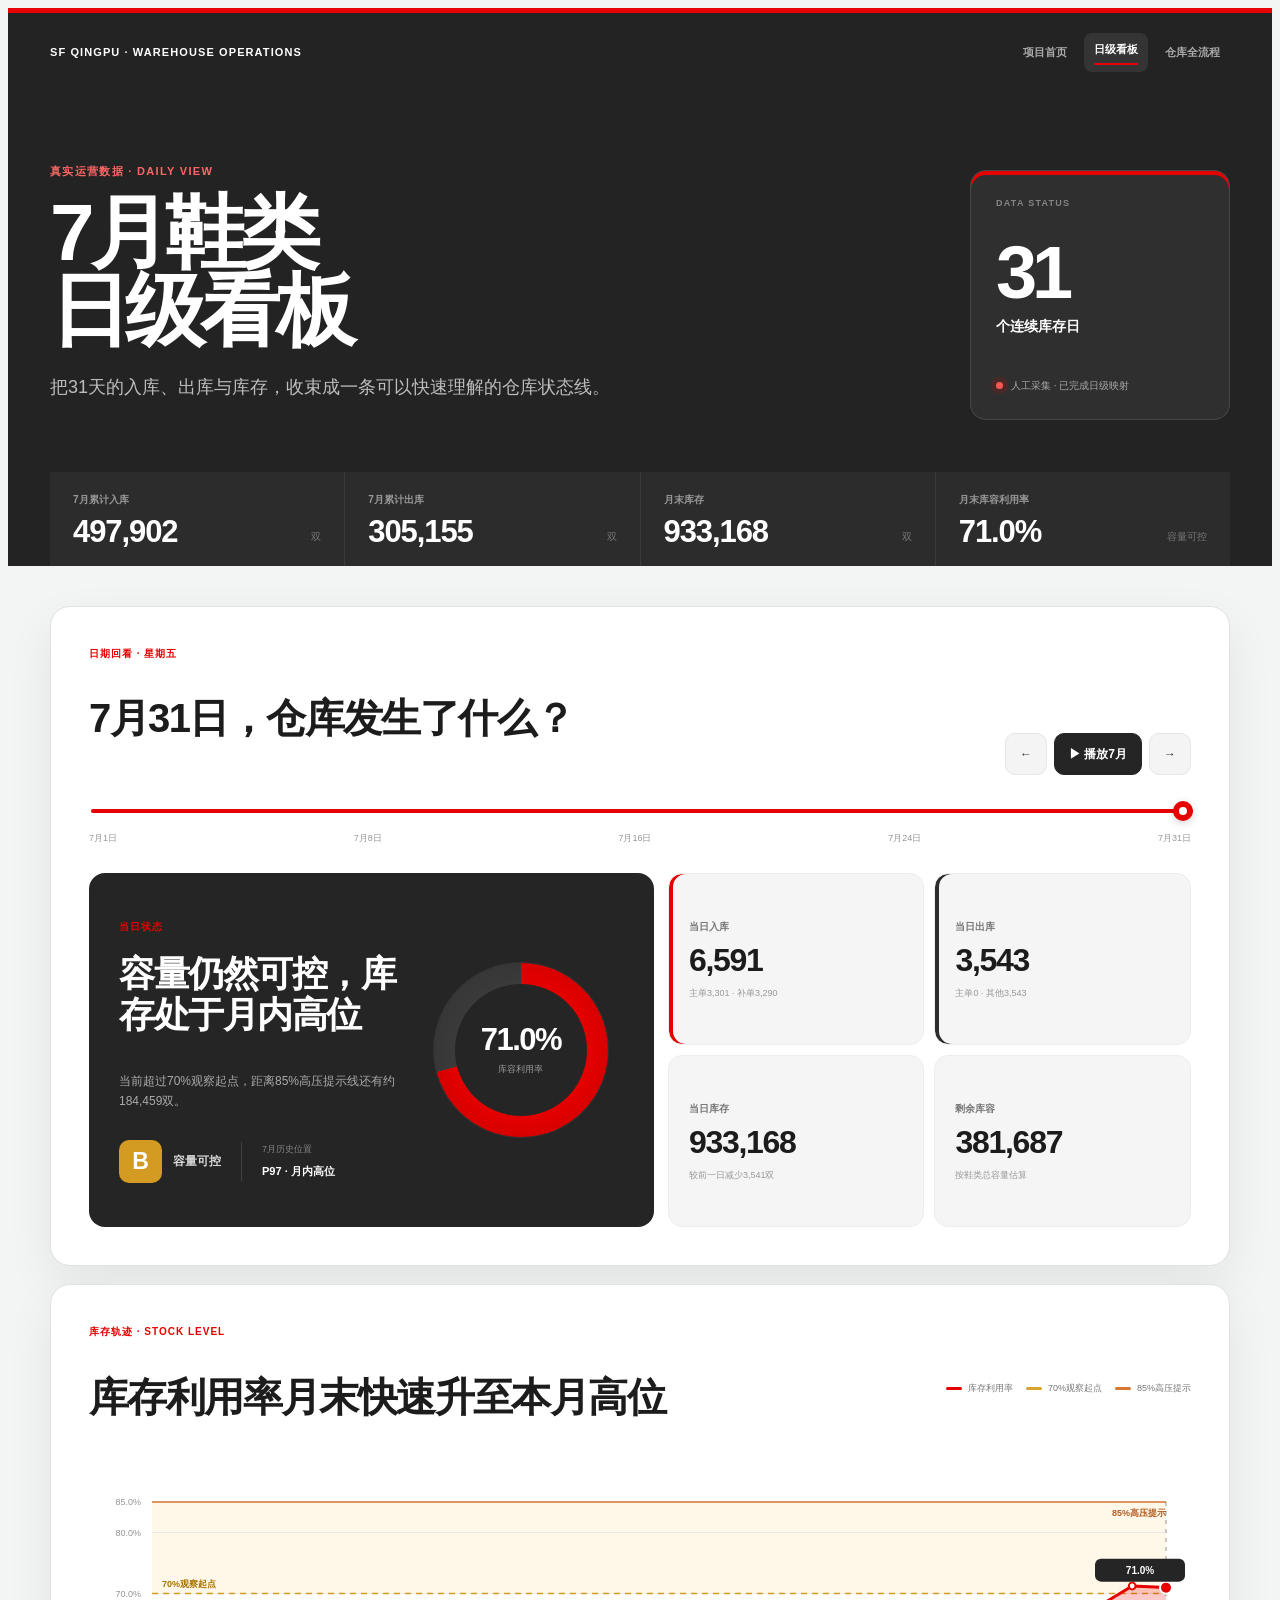
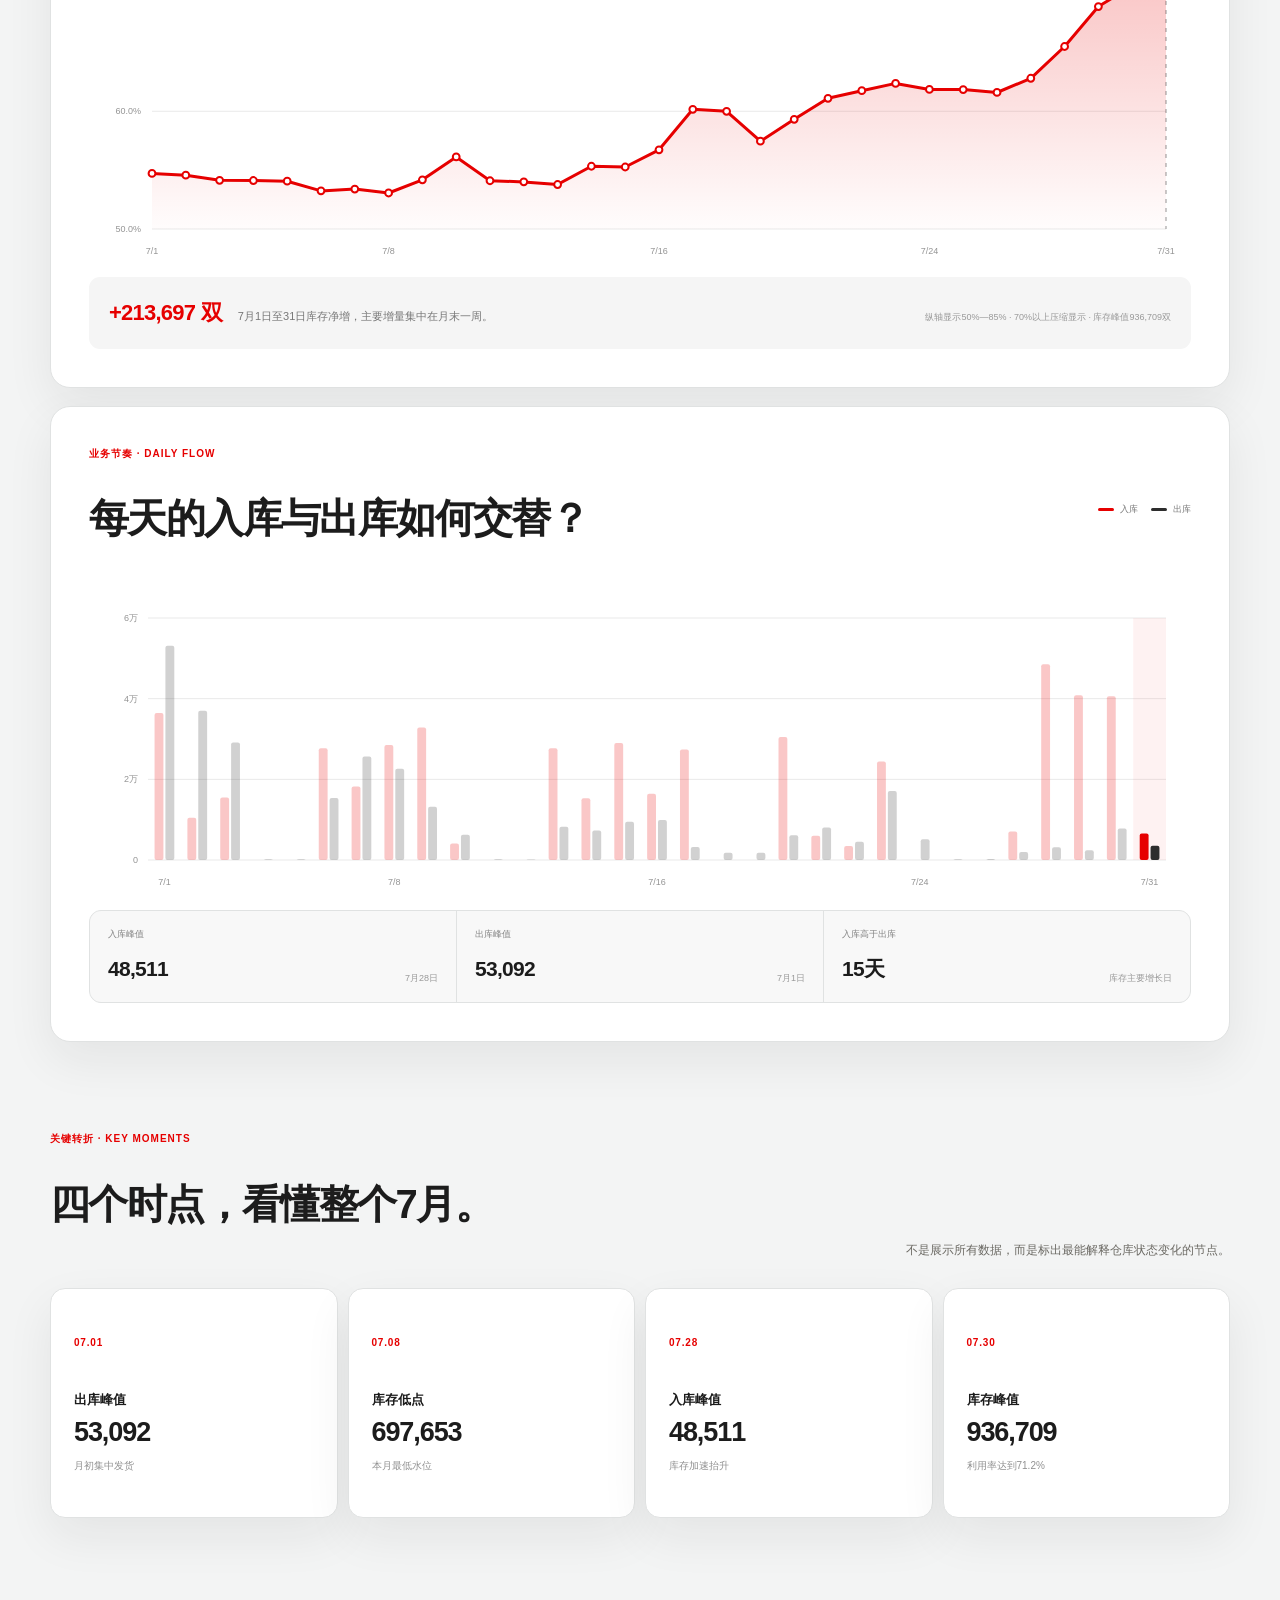
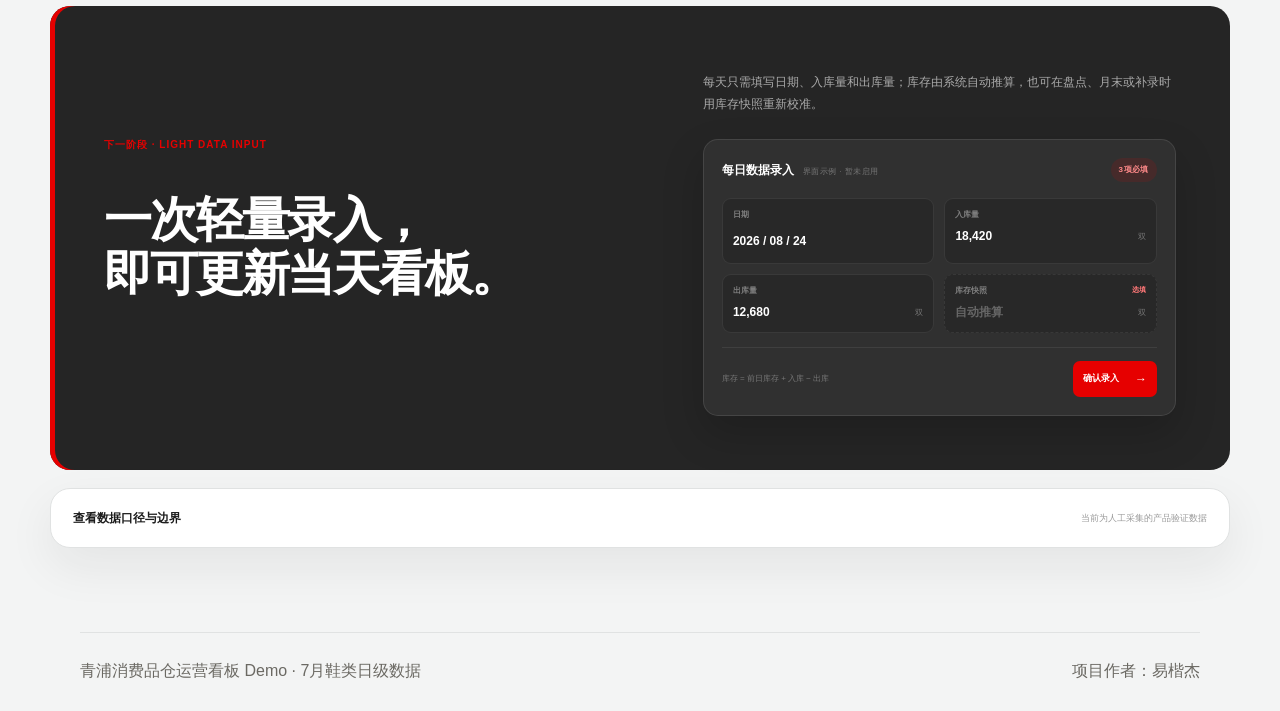
<file: dashboard.html>
<!DOCTYPE html>
<html lang="zh-CN">
<head>
  <meta charset="UTF-8">
  <meta name="viewport" content="width=device-width, initial-scale=1.0">
  <meta name="description" content="青浦消费品仓2026年7月鞋类日级进出存看板。">
  <title>7月鞋类日级看板｜青浦消费品仓运营看板 Demo</title>
  <link rel="stylesheet" href="site.css?v=20260824-3">
  <link rel="stylesheet" href="dashboard.css">
</head>
<body class="dashboard-page">
  <header class="dashboard-header">
    <div class="dashboard-shell">
      <nav class="dashboard-nav" aria-label="项目导航">
        <a class="nav-brand" href="index.html">SF QINGPU · WAREHOUSE OPERATIONS</a>
        <div class="global-nav-links">
          <a href="index.html">项目首页</a>
          <a class="active" href="dashboard.html">日级看板</a>
          <a href="operations.html">仓库全流程</a>
        </div>
      </nav>

      <div class="dashboard-hero">
        <div>
          <div class="dashboard-kicker">真实运营数据 · DAILY VIEW</div>
          <h1>7月鞋类<br>日级看板</h1>
          <p>把31天的入库、出库与库存，收束成一条可以快速理解的仓库状态线。</p>
        </div>
        <aside class="data-stamp" aria-label="数据状态">
          <span>DATA STATUS</span>
          <strong>31</strong>
          <b>个连续库存日</b>
          <div><i></i>人工采集 · 已完成日级映射</div>
        </aside>
      </div>

      <div class="month-strip" aria-label="7月核心指标">
        <div><span>7月累计入库</span><strong id="month-inbound">497,902</strong><small>双</small></div>
        <div><span>7月累计出库</span><strong id="month-outbound">305,155</strong><small>双</small></div>
        <div><span>月末库存</span><strong id="month-ending-stock">933,168</strong><small>双</small></div>
        <div><span>月末库容利用率</span><strong id="month-ending-utilization">71.0%</strong><small>容量可控</small></div>
      </div>
    </div>
  </header>

  <main class="dashboard-main">
    <section class="day-console" aria-labelledby="day-console-title">
      <div class="console-heading">
        <div>
          <div class="dashboard-label">日期回看 · <span id="selected-weekday">星期五</span></div>
          <h2 id="day-console-title"><span id="selected-date">7月31日</span>，仓库发生了什么？</h2>
        </div>
        <div class="timeline-controls">
          <button type="button" id="previous-day" aria-label="查看前一天">←</button>
          <button type="button" id="play-timeline"><span>▶</span> 播放7月</button>
          <button type="button" id="next-day" aria-label="查看后一天">→</button>
        </div>
      </div>

      <input id="date-slider" class="date-slider" type="range" min="0" max="30" value="30" aria-label="选择7月日期">
      <div class="slider-labels" aria-hidden="true"><span>7月1日</span><span>7月8日</span><span>7月16日</span><span>7月24日</span><span>7月31日</span></div>

      <div class="day-summary-grid">
        <article class="state-card" id="state-card">
          <div class="state-copy">
            <div class="dashboard-label">当日状态</div>
            <h3 id="state-headline">容量可控，库存处于月内高位</h3>
            <p id="state-description">当前超过70%观察起点，但距离85%高压提示线仍有明显空间。</p>
            <div class="state-context">
              <div class="state-grade"><strong id="state-grade">B</strong><span id="state-grade-label">容量可控</span></div>
              <div class="history-position"><span>7月历史位置</span><strong id="history-position">P97 · 月内高位</strong></div>
            </div>
          </div>
          <div class="utilization-gauge" id="utilization-gauge" style="--gauge-value:71%">
            <div><strong id="selected-utilization">71.0%</strong><span>库容利用率</span></div>
          </div>
        </article>

        <div class="flow-cards">
          <article class="flow-card inbound">
            <span>当日入库</span>
            <strong id="selected-inbound">6,591</strong>
            <small id="selected-inbound-note">主单3,301 · 补单3,290</small>
          </article>
          <article class="flow-card outbound">
            <span>当日出库</span>
            <strong id="selected-outbound">3,543</strong>
            <small id="selected-outbound-note">主单0 · 其他3,543</small>
          </article>
          <article class="flow-card stock">
            <span>当日库存</span>
            <strong id="selected-stock">933,168</strong>
            <small id="selected-stock-note">较前一日减少3,541双</small>
          </article>
          <article class="flow-card remaining">
            <span>剩余库容</span>
            <strong id="selected-remaining">381,687</strong>
            <small>按鞋类总容量估算</small>
          </article>
        </div>
      </div>
    </section>

    <section class="chart-card stock-chart-card" aria-labelledby="stock-chart-title">
      <div class="chart-heading">
        <div><div class="dashboard-label">库存轨迹 · STOCK LEVEL</div><h2 id="stock-chart-title">库存利用率月末快速升至本月高位</h2></div>
        <div class="chart-legend"><span class="legend-stock">库存利用率</span><span class="legend-watch">70%观察起点</span><span class="legend-warning">85%高压提示</span></div>
      </div>
      <div class="chart-frame"><svg id="stock-chart" role="img" aria-label="7月每日鞋类库存趋势图"></svg></div>
      <div class="chart-reading"><strong id="stock-story-number">+213,697 双</strong><span id="stock-story-copy">7月1日至31日库存净增，主要增量集中在月末一周。</span><small>纵轴显示50%—85% · 70%以上压缩显示 · 库存峰值936,709双</small></div>
    </section>

    <section class="chart-card flow-chart-card" aria-labelledby="flow-chart-title">
      <div class="chart-heading">
        <div><div class="dashboard-label">业务节奏 · DAILY FLOW</div><h2 id="flow-chart-title">每天的入库与出库如何交替？</h2></div>
        <div class="chart-legend"><span class="legend-inbound">入库</span><span class="legend-outbound">出库</span></div>
      </div>
      <div class="chart-frame compact"><svg id="flow-chart" role="img" aria-label="7月每日鞋类入库与出库对比图"></svg></div>
      <div class="flow-insight-row">
        <div><span>入库峰值</span><strong>48,511</strong><small>7月28日</small></div>
        <div><span>出库峰值</span><strong>53,092</strong><small>7月1日</small></div>
        <div><span>入库高于出库</span><strong>15天</strong><small>库存主要增长日</small></div>
      </div>
    </section>

    <section class="milestone-section" aria-labelledby="milestone-title">
      <div class="milestone-heading"><div><div class="dashboard-label">关键转折 · KEY MOMENTS</div><h2 id="milestone-title">四个时点，看懂整个7月。</h2></div><p>不是展示所有数据，而是标出最能解释仓库状态变化的节点。</p></div>
      <div class="milestone-grid">
        <button type="button" data-day-index="0"><span>07.01</span><b>出库峰值</b><strong>53,092</strong><small>月初集中发货</small></button>
        <button type="button" data-day-index="7"><span>07.08</span><b>库存低点</b><strong>697,653</strong><small>本月最低水位</small></button>
        <button type="button" data-day-index="27"><span>07.28</span><b>入库峰值</b><strong>48,511</strong><small>库存加速抬升</small></button>
        <button type="button" data-day-index="29"><span>07.30</span><b>库存峰值</b><strong>936,709</strong><small>利用率达到71.2%</small></button>
      </div>
    </section>

    <section class="data-update-bridge" aria-labelledby="data-update-title">
      <div>
        <div class="dashboard-label">下一阶段 · LIGHT DATA INPUT</div>
        <h2 id="data-update-title">一次轻量录入，<br>即可更新当天看板。</h2>
      </div>
      <div class="data-update-copy">
        <p>每天只需填写日期、入库量和出库量；库存由系统自动推算，也可在盘点、月末或补录时用库存快照重新校准。</p>
        <div class="entry-demo" aria-label="未来每日数据录入界面示例">
          <div class="entry-demo-head">
            <div><span>每日数据录入</span><small>界面示例 · 暂未启用</small></div>
            <b>3项必填</b>
          </div>
          <div class="entry-demo-grid">
            <label><span>日期</span><input type="text" value="2026 / 08 / 24" readonly tabindex="-1"></label>
            <label><span>入库量</span><div class="entry-input"><input type="text" value="18,420" readonly tabindex="-1"><i>双</i></div></label>
            <label><span>出库量</span><div class="entry-input"><input type="text" value="12,680" readonly tabindex="-1"><i>双</i></div></label>
            <label class="optional-field"><span>库存快照 <em>选填</em></span><div class="entry-input"><input type="text" placeholder="自动推算" readonly tabindex="-1"><i>双</i></div></label>
          </div>
          <div class="entry-demo-foot">
            <span>库存 = 前日库存 + 入库 − 出库</span>
            <div>确认录入 <b>→</b></div>
          </div>
        </div>
      </div>
    </section>

    <details class="data-basis">
      <summary>查看数据口径与边界 <span>当前为人工采集的产品验证数据</span></summary>
      <div>
        <p><b>入库</b>：主单与补单EDI数量；未出现的日期暂按0显示。</p>
        <p><b>出库</b>：主单鞋出库与补单鞋出库总和。</p>
        <p><b>库存</b>：主补单鞋类每日库存快照；鞋类数量统一按1件=1双展示。</p>
        <p><b>压力区间</b>：70%为观察起点、85%为高压提示线、100%为容量上限；前两项为Demo暂定规则，并非仓库正式SOP。</p>
        <p><b>边界</b>：当前数据未直接接入WMS，页面用于验证日级看板体验，不代表正式履约承诺。</p>
        <p><b>更新逻辑</b>：库存可由上一日库存与当日进出库推算；漏更时可回到对应日期补录，或以任一日期的库存快照重新校准后续水位。</p>
      </div>
    </details>
  </main>

  <footer class="dashboard-footer">
    <p>青浦消费品仓运营看板 Demo · 7月鞋类日级数据</p>
    <p>项目作者：易楷杰</p>
  </footer>

  <script src="data/july-shoes.js"></script>
  <script src="dashboard.js?v=20260824-2"></script>
</body>
</html>
</file>
<file: site.css>
:root {
  --primary: #e60000 !important;
  --green: #68706b !important;
  --orange: #d97832 !important;
  --red: #e60000 !important;
  --purple: #665f59;
  --bg: #f3f4f4 !important;
  --card: #ffffff !important;
  --text: #1c1c1c !important;
  --muted: #6b6963 !important;
  --border: #e0e2e2 !important;
  --hero: #232323;
  --hero-soft: #2c2c2c;
  --soft-green: #fff0f0;
  --soft-amber: #f7eee8;
  --sf-red: #e60000;
  --shadow: 0 18px 48px rgba(30, 35, 33, .07);
}

html { scroll-behavior: smooth; }

body {
  min-height: 100vh;
  background:
    radial-gradient(circle at 8% 0%, rgba(230, 0, 0, .05), transparent 28%),
    var(--bg) !important;
  color: var(--text) !important;
  font-family: Arial, "PingFang SC", "Microsoft YaHei", sans-serif !important;
  line-height: 1.7 !important;
}

a, button { -webkit-tap-highlight-color: transparent; }
a:focus-visible { outline: 3px solid rgba(230, 0, 0, .22); outline-offset: 3px; }

header {
  position: relative;
  overflow: hidden;
  background: var(--hero) !important;
  color: #fff;
  text-align: left !important;
}
header::before { position: absolute; inset: 0 0 auto; content: ""; height: 5px; background: var(--sf-red); }

.home-page header { padding: 0 !important; }
.hero-shell { width: min(1120px, calc(100% - 40px)); margin: 0 auto; padding: 24px 0 0; }
.hero-top { display: flex; align-items: center; justify-content: space-between; gap: 20px; }
.hero-brand { color: #ff6666; font-size: 12px; font-weight: 800; letter-spacing: .12em; text-transform: uppercase; }
.nav-brand { color: #fff; font-size: 11px; font-weight: 850; letter-spacing: .1em; text-decoration: none; }
.global-nav-links { display: flex; align-items: center; gap: 7px; }
.global-nav-links a { padding: 7px 10px; color: #aaa; border-radius: 8px; font-size: 11px; font-weight: 750; text-decoration: none; }
.global-nav-links a:hover, .global-nav-links a.active { color: #fff; background: rgba(255,255,255,.08); }
.global-nav-links a.active::after { display: block; content: ""; height: 2px; margin-top: 4px; background: var(--sf-red); border-radius: 99px; }

header .author {
  position: static !important;
  display: inline-flex !important;
  width: auto !important;
  padding: 7px 12px !important;
  color: #d9d6ce;
  background: rgba(255,255,255,.06) !important;
  border: 1px solid rgba(255,255,255,.12) !important;
  border-radius: 999px !important;
  box-shadow: none !important;
  font-size: 11px !important;
}

.hero-copy { max-width: 1000px; padding: clamp(38px, 5.5vw, 62px) 0 38px; }
.hero-copy .hero-label { margin: 0 0 14px; color: #ff6666; font-size: 12px; font-weight: 800; letter-spacing: .1em; }
header h1 {
  max-width: 100%;
  margin: 0 !important;
  font-size: clamp(36px, 5.1vw, 58px) !important;
  font-weight: 750 !important;
  line-height: 1.06;
  letter-spacing: -.045em !important;
}
header p { max-width: 680px; margin-top: 16px !important; color: #c7c3ba; font-size: clamp(14px, 1.7vw, 16px) !important; line-height: 1.7; }

header .kpis {
  display: grid !important;
  grid-template-columns: repeat(4, 1fr);
  gap: 1px !important;
  margin: 0 !important;
  background: rgba(255,255,255,.1);
}
header .kpi {
  min-width: 0 !important;
  padding: 17px 22px !important;
  background: var(--hero-soft) !important;
  border: 0 !important;
  border-radius: 0 !important;
}
header .kpi .num { color: #fff; font-size: 22px !important; letter-spacing: -.02em; }
header .kpi .lbl { margin-top: 2px; color: #aaa69c; font-size: 11px !important; }

.container { width: min(1120px, calc(100% - 40px)); max-width: none !important; padding: 0 0 70px !important; }
.toc {
  position: sticky;
  top: 10px;
  z-index: 20;
  justify-content: flex-start !important;
  gap: 7px !important;
  margin-top: 18px !important;
  padding: 12px !important;
  background: rgba(255,255,255,.92) !important;
  border: 1px solid var(--border) !important;
  border-radius: 16px !important;
  box-shadow: 0 10px 30px rgba(50, 42, 23, .08) !important;
  backdrop-filter: blur(14px);
}
.toc-label { display: inline-flex; align-items: center; padding: 0 9px; color: var(--muted); font-size: 11px; font-weight: 800; letter-spacing: .08em; }
.toc a {
  padding: 8px 12px !important;
  color: #53615b !important;
  background: transparent !important;
  border-radius: 9px !important;
  font-size: 12px !important;
  font-weight: 700;
  transition: color .15s ease, background .15s ease;
}
.toc a:hover, .toc a.is-active { color: var(--sf-red) !important; background: var(--soft-green) !important; }

.reading-guide {
  display: grid;
  grid-template-columns: .9fr 1.4fr;
  gap: 42px;
  margin-top: 18px;
  padding: 26px;
  color: #fff;
  background: #252525;
  border-radius: 18px;
}
.reading-guide .guide-label { margin-bottom: 8px; color: #ff6666; font-size: 11px; font-weight: 800; letter-spacing: .1em; }
.reading-guide h2 { font-size: clamp(23px, 3vw, 32px); line-height: 1.2; }
.guide-steps { display: grid; grid-template-columns: repeat(3, 1fr); gap: 8px; }
.guide-steps div { padding: 14px; background: rgba(255,255,255,.055); border: 1px solid rgba(255,255,255,.1); border-radius: 12px; }
.guide-steps span { color: #ff6666; font-size: 10px; font-weight: 800; }
.guide-steps b { display: block; margin-top: 16px; font-size: 14px; }
.guide-steps p { margin: 6px 0 0; color: #b7b2a8; font-size: 11px; line-height: 1.55; }

.card {
  scroll-margin-top: 92px;
  margin-top: 18px !important;
  padding: clamp(22px, 3vw, 32px) !important;
  background: var(--card) !important;
  border: 1px solid var(--border) !important;
  border-radius: 18px !important;
  box-shadow: var(--shadow) !important;
}
.card h2 { margin-bottom: 6px !important; color: var(--text) !important; font-size: clamp(19px, 2vw, 23px) !important; letter-spacing: -.02em; }
.card h2.colored::before { content: ""; width: 5px; height: 24px; border-radius: 99px; background: var(--sf-red); }
.card .desc { margin-bottom: 20px !important; color: var(--muted) !important; font-size: 13px !important; }
.card .badge { margin-left: auto; padding: 5px 10px !important; background: #f3f0e8 !important; color: #625f58 !important; font-size: 10px !important; font-weight: 800 !important; letter-spacing: .04em; }

.mermaid {
  min-height: 120px;
  margin: 18px 0 8px !important;
  padding: 20px;
  background: #faf9f5;
  border: 1px solid #ebe7dc;
  border-radius: 14px;
}
.mermaid svg { margin: 0 auto; }

table {
  display: table;
  width: 100%;
  margin-top: 20px !important;
  overflow: hidden;
  border-collapse: separate !important;
  border-spacing: 0;
  border: 1px solid var(--border);
  border-radius: 12px;
  font-size: 12px !important;
}
th, td { padding: 11px 13px !important; border: 0 !important; border-bottom: 1px solid var(--border) !important; }
th { color: #4f5251; background: #f2f3f3 !important; font-size: 11px; letter-spacing: .02em; }
tr:last-child td { border-bottom: 0 !important; }
tr:nth-child(even) td { background: #fbfaf7 !important; }

.insight-link {
  margin-top: 20px !important;
  padding: 11px 14px !important;
  color: var(--sf-red) !important;
  background: var(--soft-green) !important;
  border-color: #efc6cc !important;
  border-radius: 10px !important;
}
.insight-link:hover { background: #f7dfe3 !important; border-color: #df9ca5 !important; }
.tip { color: #59443d !important; background: var(--soft-amber) !important; border-left-color: var(--sf-red) !important; border-radius: 0 10px 10px 0 !important; }
.legend { color: var(--muted) !important; }
.tag.tool { color: var(--sf-red) !important; background: var(--soft-green) !important; }

footer { width: min(1120px, calc(100% - 40px)); margin: 0 auto 26px !important; padding-top: 24px; border-top: 1px solid var(--border); color: var(--muted) !important; }

/* Report pages */
.report-page header { padding: 72px 24px 56px !important; }
.report-page header .back { top: 22px !important; color: #e5e1d8 !important; background: rgba(255,255,255,.06) !important; border-color: rgba(255,255,255,.14) !important; box-shadow: none !important; }
.report-page header .back:hover { background: rgba(255,255,255,.12) !important; }
.report-page header .domain { padding: 5px 11px !important; color: #ff7070; background: rgba(230,0,0,.1) !important; border: 1px solid rgba(230,0,0,.24); font-size: 11px !important; font-weight: 800; letter-spacing: .05em; }
.report-page header h1 { max-width: 900px; margin: 14px auto 0 !important; font-size: clamp(32px, 5vw, 52px) !important; text-align: center; }
.report-page header p { margin: 14px auto 0 !important; text-align: center; }
.report-page .container { width: min(960px, calc(100% - 40px)); }
.report-page .meta { margin-top: 0 !important; }
.report-page .meta .item { padding: 8px 11px !important; color: var(--muted) !important; background: #f7f5ef !important; border-color: var(--border) !important; border-radius: 9px !important; }
.report-page .card h2 .num { width: 31px !important; height: 31px !important; background: var(--primary) !important; font-size: 13px !important; }
.report-page .card h3 { color: var(--sf-red) !important; }
.report-page .callout { color: #514346 !important; background: var(--soft-green) !important; border-left-color: var(--sf-red) !important; border-radius: 0 10px 10px 0 !important; }
.report-page .callout strong { color: #302426 !important; }
.report-page ul, .report-page ol { padding-left: 4px; }
.report-page li { padding-left: 4px; }
.report-summary { margin-top: 18px; padding: clamp(22px, 3vw, 30px); color: #fff; background: #252525; border-radius: 18px; box-shadow: inset 5px 0 0 var(--sf-red), var(--shadow); }
.report-summary-label { color: #ff7070; font-size: 10px; font-weight: 850; letter-spacing: .1em; }
.report-summary h2 { margin-top: 8px; color: #fff; font-size: clamp(24px, 3vw, 32px); letter-spacing: -.035em; }
.report-summary-grid { display: grid; grid-template-columns: repeat(3, 1fr); gap: 9px; margin-top: 20px; }
.report-summary-grid article { min-height: 150px; padding: 17px; background: rgba(255,255,255,.055); border: 1px solid rgba(255,255,255,.1); border-radius: 12px; }
.report-summary-grid span { color: #ff7777; font-size: 9px; font-weight: 850; letter-spacing: .06em; }
.report-summary-grid b { display: block; margin-top: 20px; color: #fff; font-size: 15px; line-height: 1.45; }
.report-summary-grid p { margin-top: 8px; color: #aaa; font-size: 11px; line-height: 1.65; }

@media (max-width: 820px) {
  .hero-shell, .container, footer { width: min(100% - 24px, 720px); }
  header .kpis { grid-template-columns: repeat(4, 1fr); }
  header .kpi { padding: 15px 13px !important; }
  header .kpi .num { font-size: 19px !important; }
  .reading-guide { grid-template-columns: 1fr; gap: 18px; }
  .toc { position: static; flex-wrap: nowrap !important; overflow-x: auto; scrollbar-width: none; }
  .toc::-webkit-scrollbar { display: none; }
  .toc-label { flex: 0 0 auto; width: auto; }
  .toc a { flex: 0 0 auto; }
  .card .mx, .mermaid { overflow-x: auto; }
  table { display: block; overflow-x: auto; white-space: normal; }
}

@media (max-width: 560px) {
  .hero-shell, .container, footer, .report-page .container { width: min(100% - 18px, 520px); }
  .hero-top { align-items: flex-start; flex-direction: column; }
  .global-nav-links { width: 100%; overflow-x: auto; scrollbar-width: none; }
  .global-nav-links::-webkit-scrollbar { display: none; }
  .global-nav-links a { flex: 0 0 auto; }
  .hero-copy { padding: 42px 0 38px; }
  header .kpis { grid-template-columns: repeat(2, 1fr); }
  header .kpi { padding: 14px 16px !important; }
  .guide-steps { grid-template-columns: 1fr; }
  .guide-steps b { margin-top: 12px; }
  .reading-guide, .card { border-radius: 15px !important; }
  .toc { padding: 9px !important; }
  .toc a { flex: 0 0 auto; text-align: center; }
  .report-page header { padding: 70px 18px 42px !important; }
  .report-page header .back { left: 12px !important; top: 14px !important; }
  .report-page .card h2 { align-items: flex-start; flex-wrap: wrap; }
  .report-page .card .badge { margin-left: 0; }
  .report-summary-grid { grid-template-columns: 1fr; }
  .report-summary-grid article { min-height: 0; }
  .report-summary-grid b { margin-top: 12px; }
  .report-page .mermaid { position: relative; display: block; padding-top: 42px !important; }
  .report-page .mermaid::before { position: absolute; top: 12px; left: 14px; content: "↔ 左右滑动查看完整流程"; color: var(--muted); font-size: 10px; font-weight: 750; letter-spacing: .04em; }
  .report-page .mermaid svg { display: block; width: 760px !important; max-width: none !important; height: auto !important; margin: 0 !important; }
}
</file>
<file: dashboard.css>
.dashboard-page { background: #f3f4f4 !important; }
.dashboard-header { padding: 0 !important; }
.dashboard-shell { width: min(1180px, calc(100% - 40px)); margin: 0 auto; padding: 25px 0 0; }
.dashboard-nav { display: flex; align-items: center; justify-content: space-between; gap: 24px; }
.dashboard-hero { display: grid; grid-template-columns: 1fr 260px; align-items: end; gap: 64px; padding: clamp(58px, 8vw, 90px) 0 52px; }
.dashboard-kicker { margin-bottom: 14px; color: #ff6666; font-size: 11px; font-weight: 850; letter-spacing: .12em; }
.dashboard-hero h1 { max-width: 760px !important; font-size: clamp(52px, 7vw, 80px) !important; font-weight: 850 !important; line-height: .97; letter-spacing: -.06em !important; }
.dashboard-hero p { max-width: 670px; margin-top: 22px !important; color: #bdbdbd; font-size: clamp(15px, 1.8vw, 18px) !important; }
.data-stamp { display: grid; padding: 25px; background: rgba(255,255,255,.055); border: 1px solid rgba(255,255,255,.11); border-radius: 16px; box-shadow: inset 0 4px 0 var(--sf-red); }
.data-stamp > span { color: #858585; font-size: 9px; font-weight: 850; letter-spacing: .14em; }
.data-stamp > strong { margin-top: 28px; color: #fff; font-size: 74px; line-height: .9; letter-spacing: -.07em; }
.data-stamp > b { margin-top: 9px; color: #fff; font-size: 14px; }
.data-stamp > div { display: flex; align-items: center; gap: 8px; margin-top: 38px; color: #aaa; font-size: 10px; }
.data-stamp i { width: 7px; height: 7px; background: #ff5555; border-radius: 50%; box-shadow: 0 0 0 5px rgba(230,0,0,.15); }
.month-strip { display: grid; grid-template-columns: repeat(4, 1fr); gap: 1px; background: rgba(255,255,255,.11); }
.month-strip > div { display: grid; grid-template-columns: 1fr auto; align-items: end; padding: 19px 23px; background: #2c2c2c; }
.month-strip span { grid-column: 1 / -1; margin-bottom: 8px; color: #999; font-size: 10px; font-weight: 750; }
.month-strip strong { color: #fff; font-size: clamp(22px, 2.5vw, 31px); line-height: 1; letter-spacing: -.035em; }
.month-strip small { padding-bottom: 2px; color: #777; font-size: 10px; }

.dashboard-main { width: min(1180px, calc(100% - 40px)); margin: 0 auto; padding: 22px 0 84px; }
.dashboard-label { margin-bottom: 7px; color: var(--sf-red); font-size: 10px; font-weight: 850; letter-spacing: .1em; }
.day-console, .chart-card, .data-basis { margin-top: 18px; background: #fff; border: 1px solid var(--border); border-radius: 20px; box-shadow: var(--shadow); }
.day-console { padding: clamp(24px, 4vw, 38px); }
.console-heading, .chart-heading, .milestone-heading { display: flex; align-items: flex-end; justify-content: space-between; gap: 40px; }
.console-heading h2, .chart-heading h2, .milestone-heading h2 { font-size: clamp(25px, 3.3vw, 40px); line-height: 1.16; letter-spacing: -.04em; }
.timeline-controls { display: flex; align-items: center; gap: 7px; }
.timeline-controls button { min-width: 42px; min-height: 42px; padding: 0 14px; color: #343434; background: #f4f4f4; border: 1px solid #e5e5e5; border-radius: 10px; font: inherit; font-size: 12px; font-weight: 800; cursor: pointer; }
.timeline-controls button:hover { color: var(--sf-red); border-color: #e4b5b5; }
.timeline-controls #play-timeline { color: #fff; background: #252525; border-color: #252525; }
.timeline-controls #play-timeline.is-playing { background: var(--sf-red); border-color: var(--sf-red); }
.date-slider { width: 100%; height: 4px; margin-top: 34px; appearance: none; background: linear-gradient(to right, var(--sf-red) 0 100%, #d9d9d9 100%); border-radius: 99px; outline: none; }
.date-slider::-webkit-slider-thumb { width: 20px; height: 20px; appearance: none; background: #fff; border: 6px solid var(--sf-red); border-radius: 50%; box-shadow: 0 2px 8px rgba(0,0,0,.18); cursor: grab; }
.date-slider::-moz-range-thumb { width: 10px; height: 10px; background: #fff; border: 6px solid var(--sf-red); border-radius: 50%; box-shadow: 0 2px 8px rgba(0,0,0,.18); cursor: grab; }
.slider-labels { display: flex; justify-content: space-between; margin-top: 10px; color: #969696; font-size: 9px; }
.day-summary-grid { display: grid; grid-template-columns: 1.08fr 1fr; gap: 14px; margin-top: 27px; }
.state-card { display: grid; grid-template-columns: 1fr 190px; align-items: center; gap: 24px; min-height: 270px; padding: 30px; overflow: hidden; color: #fff; background: #252525; border-radius: 16px; }
.state-card::before { position: absolute; content: ""; }
.state-copy h3 { margin-top: 19px; font-size: clamp(25px, 3vw, 36px); line-height: 1.12; letter-spacing: -.04em; }
.state-copy p { max-width: 390px; margin: 13px 0 0; color: #aaa; font-size: 12px; line-height: 1.7; }
.state-context { display: flex; align-items: center; gap: 20px; margin-top: 28px; }
.state-grade { display: flex; align-items: center; gap: 11px; }
.state-grade strong { display: grid; width: 43px; height: 43px; place-items: center; background: #d39b22; border-radius: 10px; font-size: 23px; }
.state-grade span { color: #d7d7d7; font-size: 12px; font-weight: 800; }
.state-card[data-grade="A"] .state-grade strong { background: #657069; }
.state-card[data-grade="B"] .state-grade strong { background: #d39b22; }
.state-card[data-grade="C"] .state-grade strong { background: #d97832; }
.state-card[data-grade="D"] .state-grade strong { background: var(--sf-red); }
.history-position { padding-left: 20px; border-left: 1px solid rgba(255,255,255,.13); }
.history-position span { display: block; color: #858585; font-size: 9px; }
.history-position strong { display: block; margin-top: 5px; color: #fff; font-size: 11px; }
.utilization-gauge { position: relative; display: grid; width: 174px; height: 174px; place-items: center; background: conic-gradient(var(--sf-red) 0 var(--gauge-value), rgba(255,255,255,.1) var(--gauge-value) 100%); border-radius: 50%; box-shadow: 0 0 0 1px rgba(255,255,255,.06), inset 0 0 30px rgba(0,0,0,.12); }
.utilization-gauge::before { position: absolute; content: ""; width: 132px; height: 132px; background: #252525; border-radius: 50%; }
.utilization-gauge > div { position: relative; z-index: 1; display: grid; text-align: center; }
.utilization-gauge strong { font-size: 31px; line-height: 1; letter-spacing: -.05em; }
.utilization-gauge span { margin-top: 7px; color: #999; font-size: 9px; }
.flow-cards { display: grid; grid-template-columns: 1fr 1fr; gap: 10px; }
.flow-card { display: flex; min-height: 130px; padding: 20px; flex-direction: column; justify-content: center; background: #f5f5f5; border: 1px solid #ededed; border-radius: 14px; }
.flow-card > span { color: #777; font-size: 10px; font-weight: 750; }
.flow-card strong { margin-top: 9px; font-size: clamp(24px, 3vw, 32px); line-height: 1; letter-spacing: -.04em; }
.flow-card small { margin-top: 10px; color: #989898; font-size: 9px; }
.flow-card.inbound { box-shadow: inset 4px 0 0 var(--sf-red); }
.flow-card.outbound { box-shadow: inset 4px 0 0 #2d2d2d; }

.chart-card { padding: clamp(24px, 4vw, 38px); }
.chart-heading { align-items: center; }
.chart-legend { display: flex; flex-wrap: wrap; justify-content: flex-end; gap: 13px; color: #777; font-size: 9px; }
.chart-legend span { display: inline-flex; align-items: center; gap: 6px; }
.chart-legend span::before { content: ""; width: 16px; height: 3px; border-radius: 99px; }
.legend-stock::before, .legend-inbound::before { background: var(--sf-red); }
.legend-watch::before { background: #d8a42f; }
.legend-warning::before { background: #d97832; }
.legend-outbound::before { background: #2d2d2d; }
.chart-frame { width: 100%; margin-top: 24px; overflow-x: auto; }
.chart-frame svg { display: block; width: 100%; min-width: 760px; height: 390px; overflow: visible; }
.chart-frame.compact svg { height: 300px; }
.chart-reading { display: flex; align-items: baseline; gap: 16px; margin-top: 10px; padding: 17px 20px; background: #f5f5f5; border-radius: 11px; }
.chart-reading strong { color: var(--sf-red); font-size: 22px; letter-spacing: -.035em; }
.chart-reading span { color: #777; font-size: 11px; }
.chart-reading small { margin-left: auto; color: #999; font-size: 9px; }
.chart-grid-line { stroke: #e9e9e9; stroke-width: 1; }
.chart-observation-line { stroke: #d39b22; stroke-width: 1.5; stroke-dasharray: 6 5; }
.chart-high-line { stroke: #d97832; stroke-width: 1.5; }
.chart-axis-label { fill: #949494; font-size: 9px; font-family: Arial, "PingFang SC", sans-serif; }
.chart-threshold-label { font-size: 9px; font-weight: 750; font-family: Arial, "PingFang SC", sans-serif; }
.stock-area { fill: url(#stockAreaGradient); }
.stock-line { fill: none; stroke: #e60000; stroke-width: 3; stroke-linecap: round; stroke-linejoin: round; }
.stock-point { fill: #fff; stroke: #e60000; stroke-width: 2; cursor: pointer; transition: r .12s ease; }
.stock-point:hover, .stock-point.selected { r: 6; fill: #e60000; stroke: #fff; }
.selected-guide { stroke: #2d2d2d; stroke-width: 1; stroke-dasharray: 4 5; opacity: .5; }
.selected-badge { fill: #252525; }
.selected-badge-text { fill: #fff; font-size: 10px; font-weight: 800; font-family: Arial, "PingFang SC", sans-serif; }
.flow-bar { cursor: pointer; transition: opacity .12s ease; }
.flow-bar.in { fill: #e60000; }
.flow-bar.out { fill: #2d2d2d; }
.flow-bar.dimmed { opacity: .22; }
.flow-selection { fill: rgba(230,0,0,.05); }
.flow-insight-row { display: grid; grid-template-columns: repeat(3, 1fr); gap: 1px; overflow: hidden; margin-top: 12px; background: var(--border); border: 1px solid var(--border); border-radius: 12px; }
.flow-insight-row > div { display: grid; grid-template-columns: 1fr auto; align-items: end; padding: 16px 18px; background: #f8f8f8; }
.flow-insight-row span { grid-column: 1 / -1; color: #818181; font-size: 9px; }
.flow-insight-row strong { margin-top: 8px; font-size: 21px; letter-spacing: -.035em; }
.flow-insight-row small { color: #999; font-size: 9px; }

.milestone-section { padding: clamp(58px, 8vw, 88px) 0 0; }
.milestone-heading > p { max-width: 390px; margin: 0; color: var(--muted); font-size: 12px; }
.milestone-grid { display: grid; grid-template-columns: repeat(4, 1fr); gap: 10px; margin-top: 28px; }
.milestone-grid button { min-height: 230px; padding: 23px; color: var(--text); text-align: left; background: #fff; border: 1px solid var(--border); border-radius: 15px; box-shadow: var(--shadow); cursor: pointer; transition: transform .15s ease, border-color .15s ease; }
.milestone-grid button:hover { transform: translateY(-3px); border-color: #ddb4b4; }
.milestone-grid span { color: var(--sf-red); font-size: 10px; font-weight: 850; letter-spacing: .08em; }
.milestone-grid b { display: block; margin-top: 42px; font-size: 13px; }
.milestone-grid strong { display: block; margin-top: 8px; font-size: 27px; letter-spacing: -.04em; }
.milestone-grid small { display: block; margin-top: 11px; color: #909090; font-size: 10px; }

.data-update-bridge { display: grid; grid-template-columns: 1.05fr .95fr; align-items: center; gap: clamp(42px, 6vw, 76px); margin-top: clamp(58px, 8vw, 88px); padding: clamp(32px, 5vw, 54px); color: #fff; background: #252525; border-radius: 20px; box-shadow: inset 5px 0 0 var(--sf-red); }
.data-update-bridge h2 { font-size: clamp(29px, 4vw, 48px); line-height: 1.12; letter-spacing: -.045em; }
.data-update-copy p { max-width: 560px; color: #aaa; font-size: 12px; line-height: 1.8; }
.entry-demo { margin-top: 24px; padding: 18px; background: #303030; border: 1px solid rgba(255,255,255,.1); border-radius: 15px; box-shadow: 0 18px 42px rgba(0,0,0,.18); }
.entry-demo-head, .entry-demo-foot { display: flex; align-items: center; justify-content: space-between; gap: 16px; }
.entry-demo-head > div { display: flex; align-items: baseline; gap: 9px; }
.entry-demo-head span { color: #fff; font-size: 12px; font-weight: 850; }
.entry-demo-head small { color: #777; font-size: 8px; letter-spacing: .06em; }
.entry-demo-head > b { padding: 5px 8px; color: #ff8a8a; background: rgba(230,0,0,.12); border-radius: 999px; font-size: 8px; letter-spacing: .06em; }
.entry-demo-grid { display: grid; grid-template-columns: 1fr 1fr; gap: 10px; margin-top: 16px; }
.entry-demo label { display: block; padding: 9px 10px; background: #282828; border: 1px solid rgba(255,255,255,.08); border-radius: 9px; }
.entry-demo label > span { display: flex; align-items: center; justify-content: space-between; margin-bottom: 5px; color: #818181; font-size: 8px; font-weight: 750; }
.entry-demo label em { color: #ff7777; font-size: 7px; font-style: normal; }
.entry-demo input { width: 100%; min-width: 0; padding: 0; color: #fff; background: transparent; border: 0; outline: 0; font: inherit; font-size: 12px; font-weight: 800; pointer-events: none; }
.entry-demo input::placeholder { color: #666; opacity: 1; }
.entry-input { display: flex; align-items: center; gap: 8px; }
.entry-input i { color: #777; font-size: 8px; font-style: normal; }
.optional-field { border-style: dashed !important; }
.entry-demo-foot { margin-top: 14px; padding-top: 13px; border-top: 1px solid rgba(255,255,255,.07); }
.entry-demo-foot > span { color: #777; font-size: 8px; }
.entry-demo-foot > div { display: flex; align-items: center; gap: 16px; padding: 8px 10px; color: #fff; background: var(--sf-red); border-radius: 7px; font-size: 9px; font-weight: 850; }
.entry-demo-foot b { font-size: 12px; }
.data-basis { margin-top: 18px; padding: 0; overflow: hidden; }
.data-basis summary { display: flex; align-items: center; justify-content: space-between; padding: 19px 22px; font-size: 12px; font-weight: 800; cursor: pointer; }
.data-basis summary span { color: #999; font-size: 9px; font-weight: 500; }
.data-basis > div { display: grid; grid-template-columns: 1fr 1fr; gap: 12px 30px; padding: 2px 22px 22px; }
.data-basis p { margin: 0; color: #797979; font-size: 10px; }
.data-basis b { color: #333; }
.dashboard-footer { display: flex; justify-content: space-between; gap: 30px; }
.dashboard-footer p { margin: 0; }

@media (max-width: 900px) {
  .dashboard-shell, .dashboard-main { width: min(100% - 24px, 760px); }
  .dashboard-hero { grid-template-columns: 1fr 210px; gap: 34px; }
  .month-strip { grid-template-columns: 1fr 1fr; }
  .day-summary-grid { grid-template-columns: 1fr; }
  .state-card { min-height: 250px; }
  .milestone-grid { grid-template-columns: 1fr 1fr; }
  .data-update-bridge { grid-template-columns: 1fr; gap: 28px; }
}

@media (max-width: 620px) {
  .dashboard-shell, .dashboard-main { width: min(100% - 18px, 540px); }
  .dashboard-nav, .console-heading, .chart-heading, .milestone-heading, .dashboard-footer { align-items: flex-start; flex-direction: column; }
  .dashboard-hero { grid-template-columns: 1fr; padding: 52px 0 42px; }
  .dashboard-hero h1 { font-size: 50px !important; }
  .data-stamp { grid-template-columns: auto 1fr; align-items: end; gap: 4px 18px; }
  .data-stamp > span, .data-stamp > div { grid-column: 1 / -1; }
  .data-stamp > strong { margin-top: 16px; }
  .data-stamp > b { padding-bottom: 5px; }
  .data-stamp > div { margin-top: 20px; }
  .month-strip { grid-template-columns: 1fr 1fr; }
  .month-strip > div { padding: 16px; }
  .month-strip strong { font-size: 22px; }
  .timeline-controls { width: 100%; }
  .timeline-controls #play-timeline { flex: 1; }
  .slider-labels span:nth-child(even) { display: none; }
  .state-card { grid-template-columns: 1fr; }
  .state-context { align-items: flex-start; flex-direction: column; }
  .history-position { padding: 0; border: 0; }
  .utilization-gauge { width: 150px; height: 150px; }
  .utilization-gauge::before { width: 112px; height: 112px; }
  .flow-cards { grid-template-columns: 1fr; }
  .flow-card { min-height: 110px; }
  .chart-reading { align-items: flex-start; flex-direction: column; gap: 5px; }
  .chart-reading small { margin-left: 0; }
  .flow-insight-row { grid-template-columns: 1fr; }
  .milestone-grid { grid-template-columns: 1fr 1fr; }
  .milestone-grid button { min-height: 180px; padding: 19px; }
  .milestone-grid b { margin-top: 28px; }
  .data-update-bridge { border-radius: 16px; }
  .entry-demo-grid { grid-template-columns: 1fr; }
  .entry-demo-head > div { align-items: flex-start; flex-direction: column; gap: 3px; }
  .entry-demo-foot { align-items: flex-start; flex-direction: column; }
  .data-basis summary { align-items: flex-start; flex-direction: column; gap: 5px; }
  .data-basis > div { grid-template-columns: 1fr; }
}
</file>
